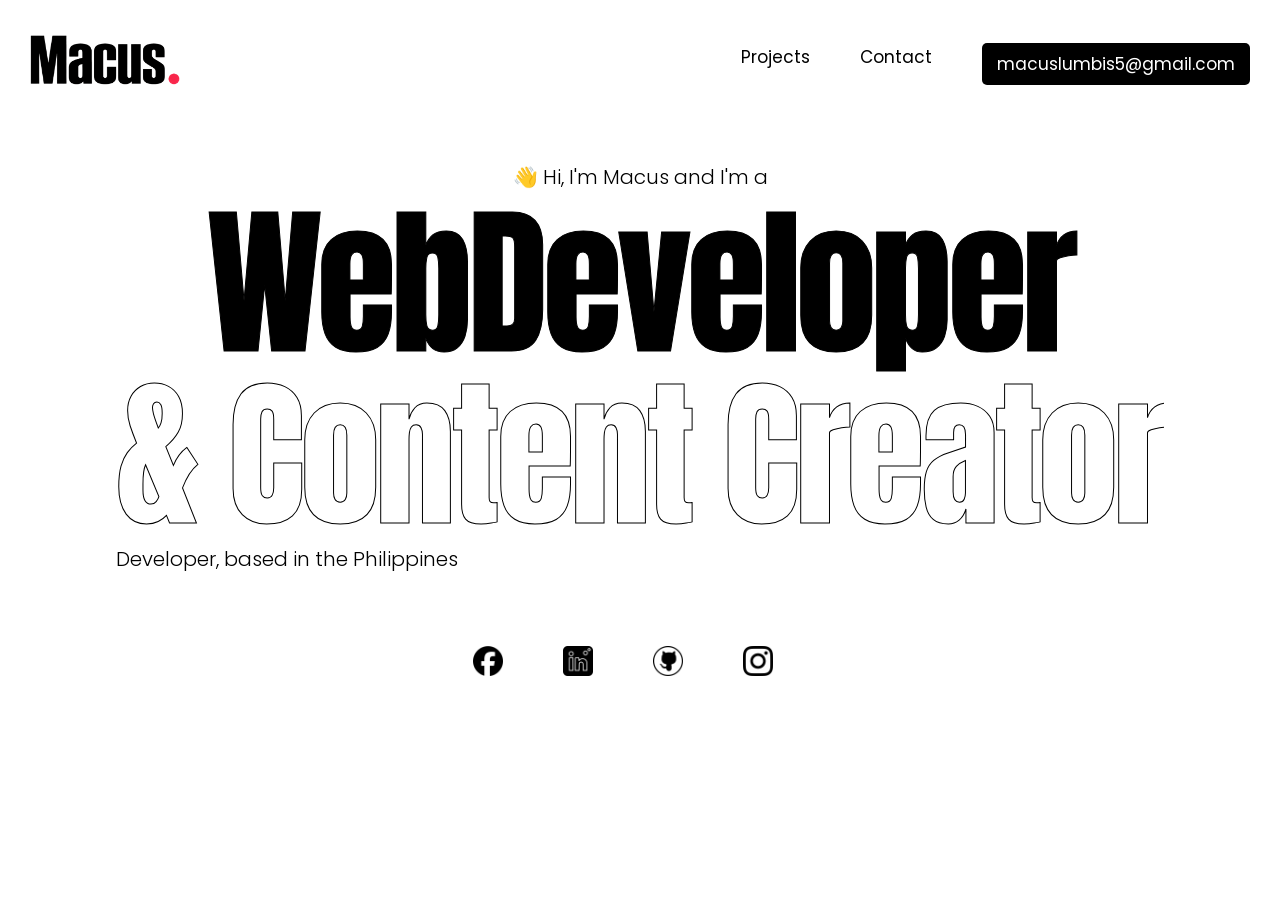
<file: Frontend/index.html>
<!DOCTYPE html>
<html lang="en">
<head>
    <meta charset="UTF-8">
    <meta name="viewport" content="width=device-width, initial-scale=1.0">
    <title>Macus Portfolio</title>

    <link href="https://fonts.googleapis.com/css2?family=Poppins:wght@300;400;600;700&display=swap" rel="stylesheet">
    <link href="https://fonts.googleapis.com/css2?family=Anton&display=swap" rel="stylesheet">
    <link rel="stylesheet" href="style.css">
    <script src="script.js" defer></script>

    <noscript>
        <style>
            .preloader { display: none; }
            body:not(.is-loaded) { overflow: auto; }
            .reveal, .headline-word, main { opacity: 1; transform: none; }
        </style>
    </noscript>
</head>

<body>

    <div class="preloader" aria-hidden="true">
        <div class="preloader-panel preloader-panel--a"></div>
        <div class="preloader-panel preloader-panel--b"></div>
        <span class="preloader-logo"><img src="assets/images/logowhite.png" alt="logo" width="200" height="100"></span>
    </div>

    <nav class="navbar">
        <div class="logo reveal" style="--i:0">
            <a href="index.html" class="logo-link">
                <img src="assets/images/logo.png" alt="logo" width="150" height="50">
            </a>
        </div>

        <ul class="nav-links reveal" style="--i:1">
            <li><a href="projects.html"><span>Projects</span></a></li>
            <li><a href="contact.html"><span>Contact</span></a></li>
            <li><a href="mailto:macuslumbis5@gmail.com" class="email" id="email2">macuslumbis5@gmail.com</a></li>
        </ul>
    </nav>

    <main id="home">
        <section class="hero">
            <p class="hero-hello reveal" style="--i:0">👋 Hi, I'm Macus and I'm a</p>

            <div class="hero-content">
                <h1 class="headline">
                    <span class="headline-line">
                        <a href="#projects" class="headline-word" style="--i:1">WebDeveloper</a>
                    </span>
                    <span class="headline-line">
                        <a href="#projects" class="headline-word" style="--i:2">&amp; Content Creator</a>
                    </span>
                </h1>

                <p class="hero-description reveal" style="--i:3">Developer, based in the Philippines</p>
            </div>
        </section>
    </main>

    <div class="social-links reveal" style="--i:4">
        <a href="https://www.facebook.com/macus.lumbis" target="_blank" rel="noopener noreferrer" aria-label="Facebook">
            <img src="assets/icons/facebook.png" alt="Facebook">
        </a>

        <a href="https://www.linkedin.com/in/macus-lumbis-49733b410" target="_blank" rel="noopener noreferrer" aria-label="LinkedIn">
            <img src="assets/icons/linkedin.png" alt="LinkedIn">
        </a>

        <a href="https://github.com/mojo1117" target="_blank" rel="noopener noreferrer" aria-label="GitHub">
            <img src="assets/icons/github.png" alt="GitHub">
        </a>

        <a href="https://www.instagram.com/mjocatt/" target="_blank" rel="noopener noreferrer" aria-label="Instagram">
            <img src="assets/icons/instagram.png" alt="Instagram">
        </a>
    </div>
    <div class="cursor" aria-hidden="true">
    <div class="cursor__circle">
        <svg viewBox="0 0 24 24" fill="none" stroke="currentColor"
             stroke-width="2.6" stroke-linecap="round" stroke-linejoin="round">
            <path d="M6 18L18 6M8 6h10v10"/>
        </svg>
    </div>
</div>
</div>

</body>
</html>
</file>
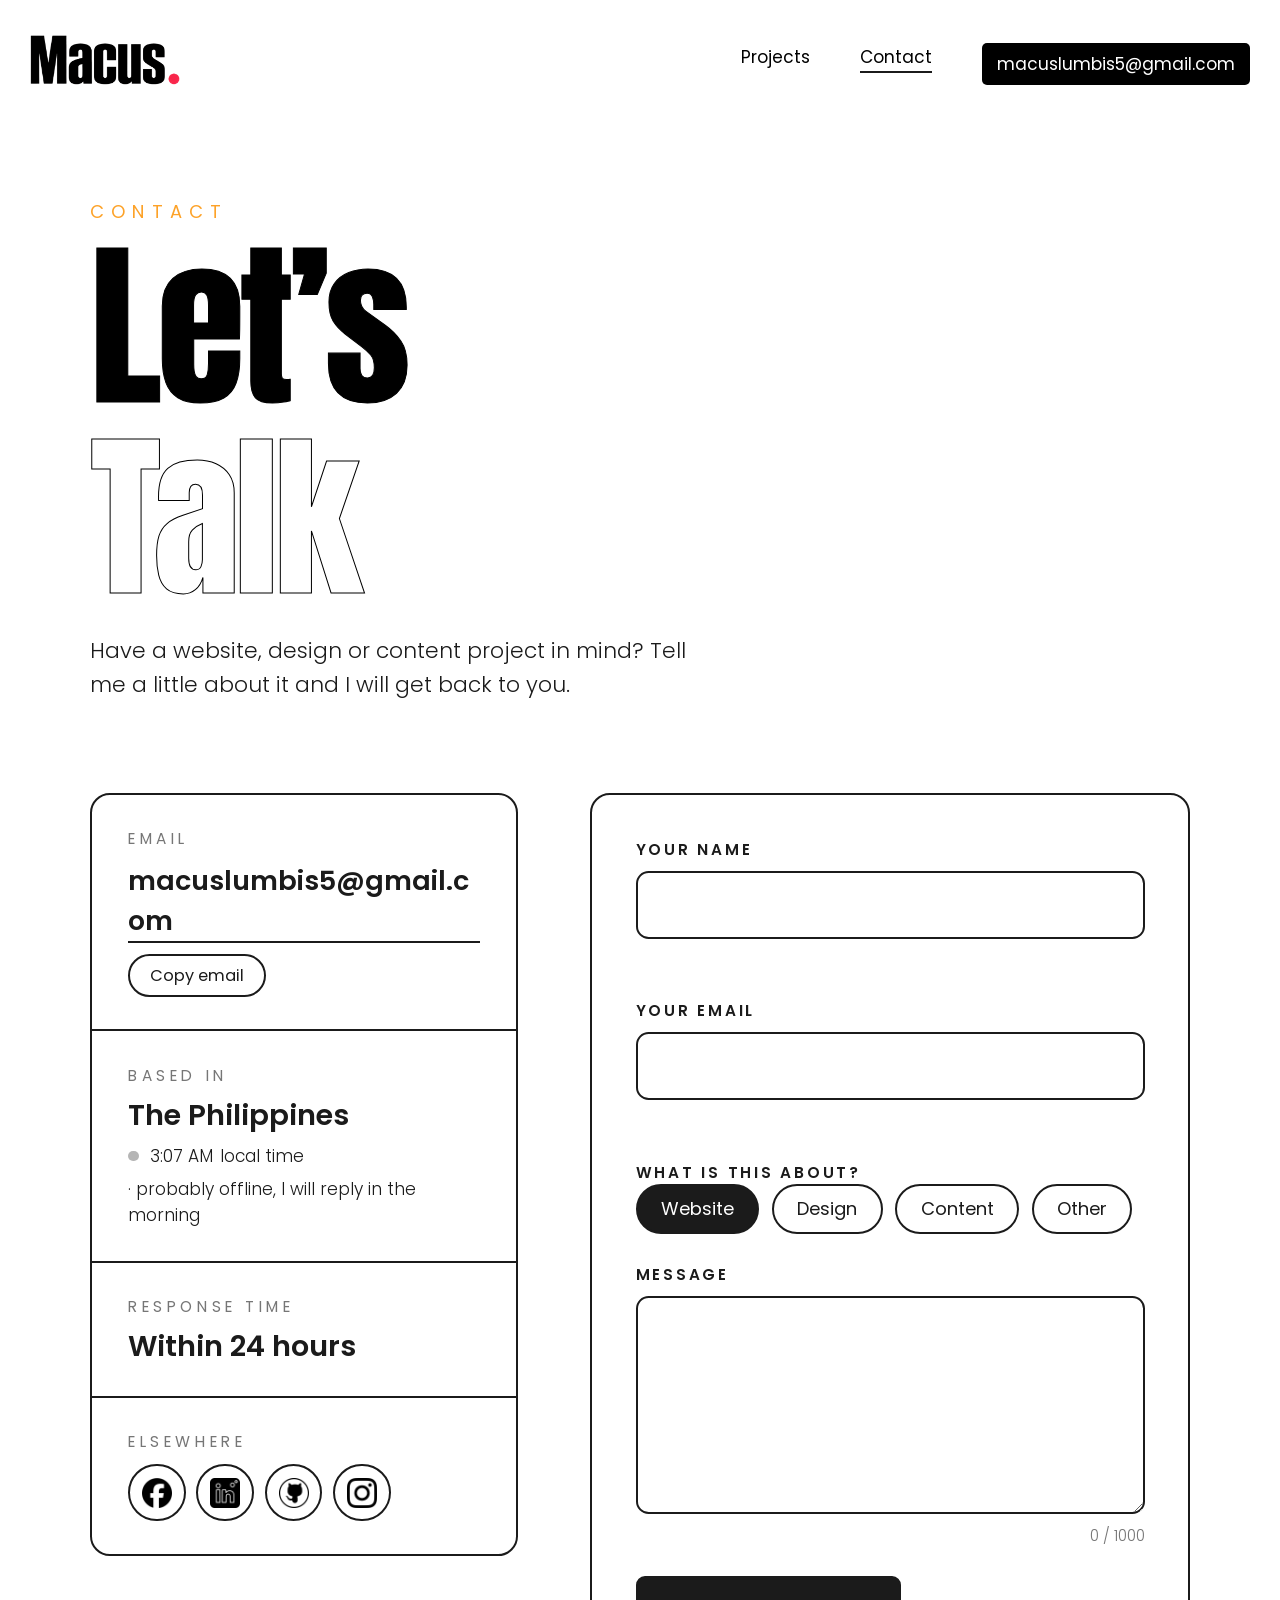
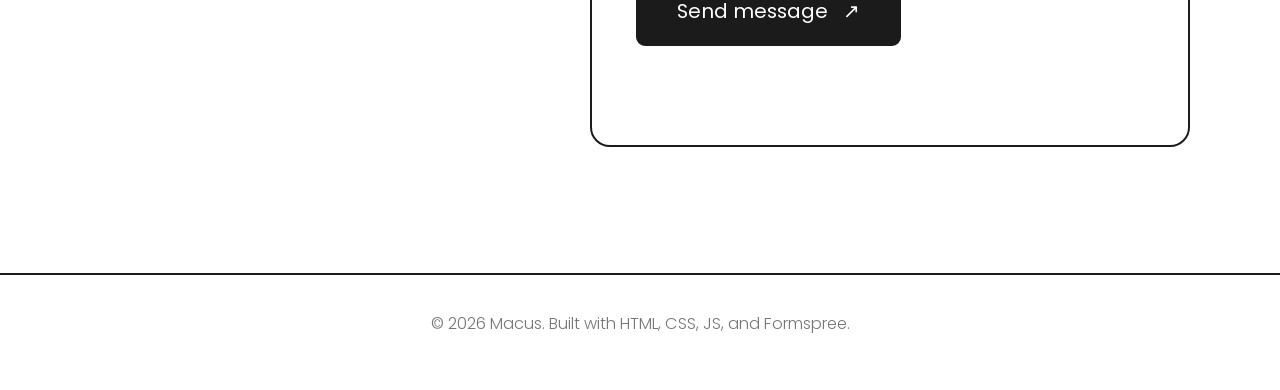
<file: Frontend/contact.html>
<!DOCTYPE html>
<html lang="en">
<head>
    <meta charset="UTF-8">
    <meta name="viewport" content="width=device-width, initial-scale=1.0">
    <title>Contact | Macus Portfolio</title>

    <link href="https://fonts.googleapis.com/css2?family=Poppins:wght@300;400;600;700&display=swap" rel="stylesheet">
    <link href="https://fonts.googleapis.com/css2?family=Anton&display=swap" rel="stylesheet">
    <link rel="stylesheet" href="style.css">
    <link rel="stylesheet" href="contact.css">
    <script src="script.js" defer></script>
    <script src="contact.js" defer></script>

    <noscript>
        <style>
            .preloader { display: none; }
            body:not(.is-loaded) { overflow: auto; }
            .reveal, .headline-word, main { opacity: 1; transform: none; }
        </style>
    </noscript>
</head>

<body>

    <div class="preloader" aria-hidden="true">
        <div class="preloader-panel preloader-panel--a"></div>
        <div class="preloader-panel preloader-panel--b"></div>
        <span class="preloader-logo">Macus</span>
    </div>

    <nav class="navbar">
        <div class="logo reveal" style="--i:0">
            <a href="index.html" class="logo-link">
                <img src="assets/images/logo.png" alt="logo" width="150" height="50">
            </a>
        </div>

        <ul class="nav-links reveal" style="--i:1">
            <li><a href="projects.html"><span>Projects</span></a></li>
            <li><a href="contact.html" aria-current="page"><span>Contact</span></a></li>
            <li><a href="mailto:macuslumbis5@gmail.com" class="email" id="email2">macuslumbis5@gmail.com</a></li>
        </ul>
    </nav>

    <main id="top">
        <header class="contact-head">
            <p class="eyebrow reveal" style="--i:0">Contact</p>

            <h1 class="headline">
                <span class="headline-line">
                    <a href="#form" class="headline-word" style="--i:1">Let&rsquo;s</a>
                </span>
                <span class="headline-line">
                    <a href="#form" class="headline-word" style="--i:2">Talk</a>
                </span>
            </h1>

            <p class="contact-head__intro reveal" style="--i:3">
                Have a website, design or content project in mind? Tell me a little about it and I will get back to you.
            </p>
        </header>

        <section class="contact-grid">
            <aside class="info reveal" style="--i:4" aria-label="Contact details">
                <div class="info__block">
                    <h2 class="info__label">Email</h2>
                    <a class="info__mail" href="mailto:macuslumbis5@gmail.com">macuslumbis5@gmail.com</a>
                    <button class="copy" id="copy" type="button">Copy email</button>
                </div>

                <div class="info__block">
                    <h2 class="info__label">Based in</h2>
                    <p class="info__value">The Philippines</p>
                    <p class="info__small">
                        <span class="dot" id="dot"></span>
                        <span id="clock">--:--</span> local time
                        <span id="availability"></span>
                    </p>
                </div>

                <div class="info__block">
                    <h2 class="info__label">Response time</h2>
                    <p class="info__value">Within 24 hours</p>
                </div>

                <div class="info__block">
                    <h2 class="info__label">Elsewhere</h2>
                    <div class="social-links">
                        <a href="https://www.facebook.com/macus.lumbis" target="_blank" rel="noopener noreferrer" aria-label="Facebook">
                            <img src="assets/icons/facebook.png" alt="Facebook">
                        </a>
                        <a href="https://www.linkedin.com/in/macus-lumbis-49733b410" target="_blank" rel="noopener noreferrer" aria-label="LinkedIn">
                            <img src="assets/icons/linkedin.png" alt="LinkedIn">
                        </a>
                        <a href="https://github.com/mojo1117" target="_blank" rel="noopener noreferrer" aria-label="GitHub">
                            <img src="assets/icons/github.png" alt="GitHub">
                        </a>
                        <a href="https://www.instagram.com/mjocatt/" target="_blank" rel="noopener noreferrer" aria-label="Instagram">
                            <img src="assets/icons/instagram.png" alt="Instagram">
                        </a>
                    </div>
                </div>
            </aside>

            <form class="form reveal" style="--i:5" id="form" novalidate>
                <div class="field">
                    <label for="name">Your name</label>
                    <input id="name" name="name" type="text" autocomplete="name" maxlength="80" required aria-describedby="name-error">
                    <p class="error" id="name-error" aria-live="polite"></p>
                </div>

                <div class="field">
                    <label for="email">Your email</label>
                    <input id="email" name="email" type="email" autocomplete="email" maxlength="120" required aria-describedby="email-error">
                    <p class="error" id="email-error" aria-live="polite"></p>
                </div>

                <fieldset class="field">
                    <legend>What is this about?</legend>
                    <div class="topics">
                        <label class="topic"><input type="radio" name="topic" value="Website" checked><span>Website</span></label>
                        <label class="topic"><input type="radio" name="topic" value="Design"><span>Design</span></label>
                        <label class="topic"><input type="radio" name="topic" value="Content"><span>Content</span></label>
                        <label class="topic"><input type="radio" name="topic" value="Other"><span>Other</span></label>
                    </div>
                </fieldset>

                <div class="field">
                    <label for="message">Message</label>
                    <textarea id="message" name="message" rows="6" maxlength="1000" required aria-describedby="message-error message-count"></textarea>
                    <div class="field__foot">
                        <p class="error" id="message-error" aria-live="polite"></p>
                        <p class="counter" id="message-count">0 / 1000</p>
                    </div>
                </div>

                <div class="honeypot" aria-hidden="true">
                    <label>Leave this field empty
                        <input type="text" name="company" id="company" tabindex="-1" autocomplete="off">
                    </label>
                </div>

                <button class="submit" id="submit" type="submit">
                    <span class="submit__label">Send message</span>
                    <span class="submit__arrow" aria-hidden="true">&nearr;</span>
                </button>

                <p class="status" id="status" role="status" aria-live="polite"></p>
            </form>
        </section>
    </main>

    <footer class="contact-footer">
        <p>&copy; <span id="year"></span> Macus. Built with HTML, CSS, JS, and Formspree.</p>
    </footer>

    <div class="cursor" aria-hidden="true">
        <div class="cursor__circle">
            <svg viewBox="0 0 24 24" fill="none" stroke="currentColor" stroke-width="2.6" stroke-linecap="round" stroke-linejoin="round">
                <path d="M6 18L18 6M8 6h10v10"/>
            </svg>
        </div>
    </div>

</body>
</html>
</file>
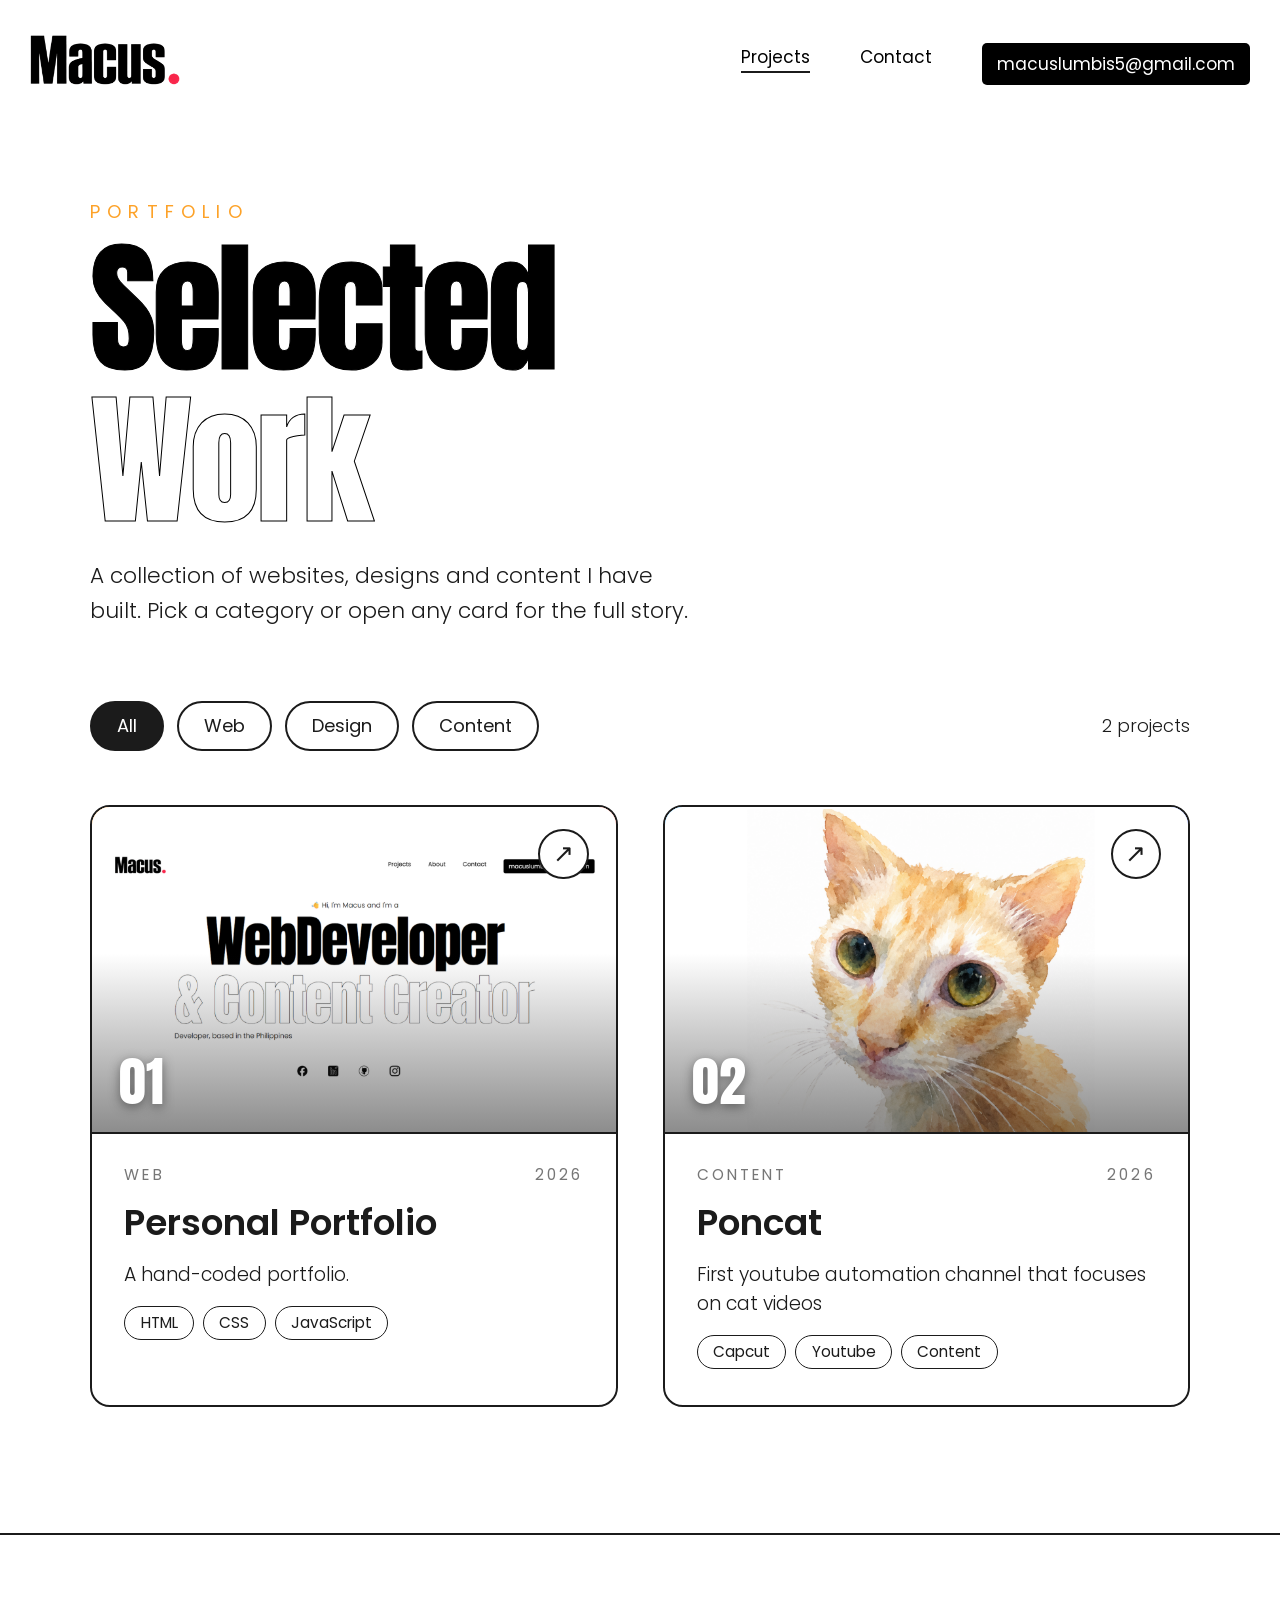
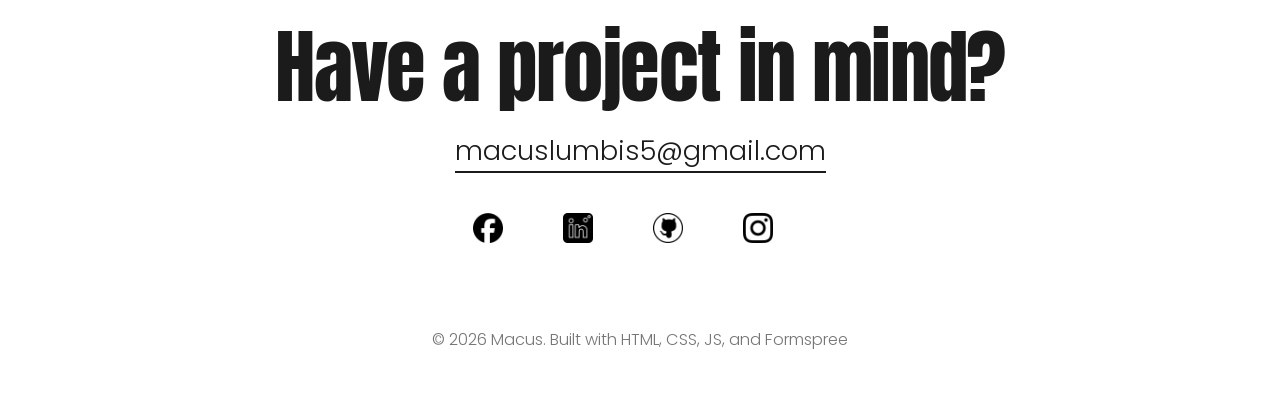
<file: Frontend/projects.html>
<!DOCTYPE html>
<html lang="en">
<head>
    <meta charset="UTF-8">
    <meta name="viewport" content="width=device-width, initial-scale=1.0">
    <title>Projects | Macus Portfolio</title>

    <link href="https://fonts.googleapis.com/css2?family=Poppins:wght@300;400;600;700&display=swap" rel="stylesheet">
    <link href="https://fonts.googleapis.com/css2?family=Anton&display=swap" rel="stylesheet">
    <link rel="stylesheet" href="style.css">
    <link rel="stylesheet" href="projects.css">
    <script src="script.js" defer></script>
    <script src="projects.js" defer></script>

    <noscript>
        <style>
            .preloader { display: none; }
            body:not(.is-loaded) { overflow: auto; }
            .reveal, .headline-word, main { opacity: 1; transform: none; }
        </style>
    </noscript>
</head>

<body>

    <div class="preloader" aria-hidden="true">
        <div class="preloader-panel preloader-panel--a"></div>
        <div class="preloader-panel preloader-panel--b"></div>
        <span class="preloader-logo">Macus</span>
    </div>

    <nav class="navbar">
        <div class="logo reveal" style="--i:0">
            <a href="index.html" class="logo-link">
                <img src="assets/images/logo.png" alt="logo" width="150" height="50">
            </a>
        </div>

        <ul class="nav-links reveal" style="--i:1">
            <li><a href="projects.html" aria-current="page"><span>Projects</span></a></li>
            <li><a href="contact.html"><span>Contact</span></a></li>
            <li><a href="mailto:macuslumbis5@gmail.com" class="email" id="email2">macuslumbis5@gmail.com</a></li>
        </ul>
    </nav>

    <main id="top">
        <header class="page-head">
            <p class="eyebrow reveal" style="--i:0">Portfolio</p>

            <h1 class="headline">
                <span class="headline-line">
                    <a href="#projects" class="headline-word" style="--i:1">Selected</a>
                </span>
                <span class="headline-line">
                    <a href="#projects" class="headline-word" style="--i:2">Work</a>
                </span>
            </h1>

            <p class="page-head__intro reveal" style="--i:3">
                A collection of websites, designs and content I have built. Pick a category or open any card for the full story.
            </p>
        </header>

        <div class="toolbar reveal" style="--i:4">
            <div class="filters" role="group" aria-label="Filter projects">
                <button class="filter is-active" type="button" data-filter="all" aria-pressed="true">All</button>
                <button class="filter" type="button" data-filter="web" aria-pressed="false">Web</button>
                <button class="filter" type="button" data-filter="design" aria-pressed="false">Design</button>
                <button class="filter" type="button" data-filter="content" aria-pressed="false">Content</button>
            </div>
            <p class="count" id="count" aria-live="polite"></p>
        </div>

        <section class="projects" id="projects" aria-label="Projects">
            <div class="grid" id="grid"></div>
            <noscript><p class="noscript">Please enable JavaScript to view the projects.</p></noscript>
        </section>
    </main>

    <footer class="footer" id="contact">
        <p class="footer__lead">Have a project in mind?</p>
        <a class="footer__mail" href="mailto:macuslumbis5@gmail.com">macuslumbis5@gmail.com</a>

        <div class="social-links">
            <a href="https://www.facebook.com/macus.lumbis" target="_blank" rel="noopener noreferrer" aria-label="Facebook">
                <img src="assets/icons/facebook.png" alt="Facebook">
            </a>
            <a href="https://www.linkedin.com/in/macus-lumbis-49733b410" target="_blank" rel="noopener noreferrer" aria-label="LinkedIn">
                <img src="assets/icons/linkedin.png" alt="LinkedIn">
            </a>
            <a href="https://github.com/mojo1117" target="_blank" rel="noopener noreferrer" aria-label="GitHub">
                <img src="assets/icons/github.png" alt="GitHub">
            </a>
            <a href="https://www.instagram.com/mjocatt/" target="_blank" rel="noopener noreferrer" aria-label="Instagram">
                <img src="assets/icons/instagram.png" alt="Instagram">
            </a>
        </div>

        <p class="footer__small">&copy; <span id="year"></span> Macus. Built with HTML, CSS, JS, and Formspree</p>
    </footer>

    <dialog class="modal" id="modal" aria-labelledby="modal-title">
        <div class="modal__panel">
            <button class="modal__close" id="modal-close" type="button" aria-label="Close">&times;</button>
            <div class="modal__media" id="modal-media"></div>
            <div class="modal__body">
                <p class="modal__meta" id="modal-meta"></p>
                <h2 class="modal__title" id="modal-title"></h2>
                <p class="modal__text" id="modal-text"></p>
                <ul class="chips" id="modal-stack"></ul>
                <div class="modal__links" id="modal-links"></div>
            </div>
        </div>
    </dialog>

    <div class="cursor" aria-hidden="true">
        <div class="cursor__circle">
            <svg viewBox="0 0 24 24" fill="none" stroke="currentColor" stroke-width="2.6" stroke-linecap="round" stroke-linejoin="round">
                <path d="M6 18L18 6M8 6h10v10"/>
            </svg>
        </div>
    </div>

</body>
</html>
</file>
<file: Frontend/style.css>
* {
    margin: 0;
    padding: 0;
    box-sizing: border-box;
}

html {
    font-size: clamp(12px, 1.5vw, 18px);
}

body {
    font-family: 'Poppins', sans-serif;
}



.navbar {
    position: fixed;
    inset: 0 0 auto 0;
    z-index: 100;

    display: flex;
    justify-content: space-between;
    align-items: center;

    width: 100%;
    max-width: 1460px;
    margin-top: 20px;
    padding: 15px 30px;

    left: 50%;
    transform: translateX(-50%);
}

.nav-links {
    display: flex;
    list-style: none;
    gap: 50px;
}

.nav-links a {
    display: inline-block;
    color: black;
    text-decoration: none;
    font-size: 17px;
}

.nav-links a span {
    display: inline-block;
    transition: transform 0.3s ease;
}

.nav-links a:hover span {
    transform: translateY(-5px);
}

#email2 {
    color: white;
    border-radius: 5px;
    padding: 8px 15px;
    background-color: black;
    transition: padding .3s, box-shadow .3s;
}

#email2:hover {
    padding-left: 2rem;
    padding-right: 2rem;
    box-shadow: 0 1rem 2rem rgba(27, 27, 27, .15);
}



.hero {
    min-height: 70vh;
    padding: 9rem 5rem 4rem;
    display: flex;
    flex-direction: column;
    justify-content: center;
    align-items: center;
}

.hero-hello,
.hero-description {
    font-size: 20px;
    font-weight: 300;
}

.hero-hello {
    align-self: stretch;
    text-align: center;
}

.hero-description {
    width: 100%;
    text-align: left;
}

.headline {
    font-family: 'Anton', sans-serif;
    width: 100%;
    position: relative;
    font-size: 9rem;
    font-weight: 500;
    line-height: 1;
    letter-spacing: -0.03em;
    margin: .5rem 0;
    text-align: center;
}

.headline-word {
    display: block;
    font-size: inherit;
    font-family: inherit;
    font-weight: inherit;
    line-height: inherit;
    color: black;
    -webkit-text-stroke: 1px black;
    text-decoration: none;
}


.headline:has(.headline-word:hover) .headline-word:not(:hover),
.headline:has(.headline-word:focus-visible) .headline-word:not(:focus-visible) {
    color: transparent;
}


.headline-line:nth-child(2) .headline-word {
    color: transparent;
}

.headline-line:nth-child(2) .headline-word:hover {
    color: black;
}



.social-links {
    display: flex;
    justify-content: center;
    align-items: center;
    gap: 25px;
    margin-top: 0;
}

.social-links a {
    display: block;
    width: 65px;
    height: 65px;
    flex-shrink: 0;
    transition: transform 0.3s ease;
}

.social-links img {
    display: block;
    width: 30px;
    height: 30px;
    object-fit: contain;
}

.social-links a:hover {
    transform: translateY(-5px) scale(1.05);
}

@media (max-width: 600px) {
    .social-links {
        gap: 15px;
    }

    .social-links a {
        width: 45px;
        height: 45px;
    }
}



:root {
    --ease: cubic-bezier(.77, 0, .175, 1);
    --start: 1.2s;
}


body:not(.is-loaded) {
    overflow: hidden;
}


.preloader {
    position: fixed;
    inset: 0;
    z-index: 1000;
}

.preloader-panel {
    position: absolute;
    inset: 0;
    background: black;
    transition: transform 1.4s var(--ease) .5s;
}

.preloader-panel--a {
    clip-path: polygon(0 0, calc(100% + 2px) 0, 0 calc(100% + 2px));
}

.preloader-panel--b {
    clip-path: polygon(100% 0, 100% 100%, 0 100%);
}

.preloader-logo {
    position: absolute;
    left: 90%;
    top: 90%;
    translate: -50% -50%;
   
    transition: transform .9s var(--ease) .5s, opacity .6s ease .5s;
}

.is-loaded .preloader-panel--a {
    transform: translate(-100%, -100%);
}

.is-loaded .preloader-panel--b {
    transform: translate(100%, 100%);
}

.is-loaded .preloader-logo {
    transform: translateY(200%);
    opacity: 0;
}

.is-loaded .preloader {
    visibility: hidden;
    transition: visibility 0s linear 2s;
}


main {
    transform: translateY(40px);
    transition: transform 1.4s var(--ease) .5s;
}

.is-loaded main {
    transform: none;
}


.reveal {
    opacity: 0;
    transform: translateY(1.5rem);
    transition: opacity .9s ease, transform 1.1s var(--ease);
    transition-delay: calc(var(--start) + var(--i, 0) * .12s);
}

.is-loaded .reveal {
    opacity: 1;
    transform: none;
}


.headline-line {
    display: block;
    overflow: hidden;
    padding-block: .06em;
    margin-block: -.06em;
}

.headline-word {
    transform: translateY(110%);
    transition:
        color .4s ease,
        transform 1.2s var(--ease) calc(var(--start) + var(--i, 0) * .12s);
}

.is-loaded .headline-word {
    transform: none;
}


@media (prefers-reduced-motion: reduce) {
    .preloader { display: none; }
    body:not(.is-loaded) { overflow: auto; }
    main, .reveal, .headline-word {
        opacity: 1;
        transform: none;
        transition: none;
    }
}



.cursor {
    position: fixed;
    top: 0;
    left: 0;
    width: 0;
    height: 0;
    z-index: 9999;
    pointer-events: none;
}

.cursor__circle {
    position: absolute;
    top: -2.75rem;               
    left: -2.75rem;              
    width: 5.5rem;
    height: 5.5rem;
    display: grid;
    place-items: center;
    background: white;
    color: #1b1b1b;              
    border: .3rem solid #1b1b1b;
    border-radius: 50%;
    scale: 0;                   
    transition: scale .45s var(--ease);
}

.cursor.is-active .cursor__circle {
    scale: 1;
}

.cursor__circle svg {
    width: 45%;
    height: 45%;
}

/* only on devices with a real mouse */
@media (hover: hover) and (pointer: fine) {
    .headline-word {
        cursor: none;            
    }
}

@media (hover: none), (pointer: coarse) {
    .cursor { display: none; }
}
</file>
<file: Frontend/contact.css>
:root {
    --ink: #1b1b1b;
    --accent: #fda228;
    --danger: #d92b5a;
    --ok: #0f8b7f;
}

body {
    background: #fff;
    color: var(--ink);
}

.navbar {
    transition: background .3s ease, box-shadow .3s ease;
}

.navbar.is-scrolled {
    background: rgba(255, 255, 255, .82);
    -webkit-backdrop-filter: blur(12px);
    backdrop-filter: blur(12px);
    border-radius: 1rem;
    box-shadow: 0 .5rem 2rem rgba(27, 27, 27, .08);
}

.nav-links a[aria-current="page"] span {
    border-bottom: 2px solid var(--ink);
    padding-bottom: .1rem;
}

.contact-head {
    max-width: 1460px;
    margin: 0 auto;
    padding: 11rem 5rem 2rem;
}

.eyebrow {
    font-size: 1rem;
    font-weight: 400;
    letter-spacing: .4em;
    text-transform: uppercase;
    color: var(--accent);
}

.contact-head .headline {
    font-size: 10rem;
    text-align: left;
    margin: .6rem 0 1.5rem;
}

.contact-head__intro {
    max-width: 34rem;
    font-size: 1.2rem;
    font-weight: 300;
    line-height: 1.6;
}

.contact-grid {
    max-width: 1460px;
    margin: 0 auto;
    padding: 3rem 5rem 7rem;
    display: grid;
    grid-template-columns: minmax(0, 1fr) minmax(0, 1.4fr);
    gap: 4rem;
    align-items: start;
}

.info {
    border: 2px solid var(--ink);
    border-radius: 1.1rem;
    overflow: hidden;
}

.info__block {
    display: flex;
    flex-direction: column;
    align-items: flex-start;
    gap: .6rem;
    padding: 1.8rem 2rem;
    border-bottom: 2px solid var(--ink);
}

.info__block:last-child {
    border-bottom: 0;
}

.info__label {
    font-size: .85rem;
    font-weight: 400;
    letter-spacing: .3em;
    text-transform: uppercase;
    color: rgba(27, 27, 27, .6);
}

.info__mail {
    font-size: 1.5rem;
    font-weight: 600;
    color: var(--ink);
    text-decoration: none;
    word-break: break-all;
    border-bottom: 2px solid var(--ink);
    transition: color .3s ease, border-color .3s ease;
}

.info__mail:hover {
    color: var(--accent);
    border-color: var(--accent);
}

.info__value {
    font-size: 1.6rem;
    font-weight: 600;
    line-height: 1.2;
}

.info__small {
    display: flex;
    flex-wrap: wrap;
    align-items: center;
    gap: .4rem;
    font-size: .95rem;
    font-weight: 300;
}

.dot {
    width: .6rem;
    height: .6rem;
    margin-right: .2rem;
    border-radius: 50%;
    background: #b5b5b5;
}

.dot.is-online {
    background: #2ec45a;
    box-shadow: 0 0 0 .3rem rgba(46, 196, 90, .25);
}

.copy {
    font: inherit;
    font-size: .9rem;
    padding: .4rem 1.1rem;
    color: var(--ink);
    background: transparent;
    border: 2px solid var(--ink);
    border-radius: 999px;
    cursor: pointer;
    transition: background .3s ease, color .3s ease, transform .3s var(--ease);
}

.copy:hover {
    background: var(--ink);
    color: #fff;
    transform: translateY(-2px);
}

.info .social-links {
    justify-content: flex-start;
    gap: .6rem;
}

.info .social-links a {
    width: 3.2rem;
    height: 3.2rem;
    display: grid;
    place-items: center;
    border: 2px solid var(--ink);
    border-radius: 50%;
}

.form {
    display: flex;
    flex-direction: column;
    gap: 1.6rem;
    padding: 2.4rem;
    border: 2px solid var(--ink);
    border-radius: 1.1rem;
    background: #fff;
}

.field {
    display: flex;
    flex-direction: column;
    gap: .55rem;
    min-width: 0;
    border: 0;
    padding: 0;
}

.field > label,
.field > legend {
    font-size: .85rem;
    font-weight: 600;
    letter-spacing: .18em;
    text-transform: uppercase;
}

.field input[type="text"],
.field input[type="email"],
.field textarea {
    width: 100%;
    font: inherit;
    font-size: 1.1rem;
    padding: .95rem 1.1rem;
    color: var(--ink);
    background: #fff;
    border: 2px solid var(--ink);
    border-radius: .7rem;
    transition: box-shadow .3s ease, border-color .3s ease;
}

.field textarea {
    min-height: 9rem;
    resize: vertical;
}

.field input:focus,
.field textarea:focus {
    outline: none;
    box-shadow: 0 0 0 4px rgba(253, 162, 40, .5);
}

.field [aria-invalid="true"] {
    border-color: var(--danger);
}

.field__foot {
    display: flex;
    justify-content: space-between;
    align-items: flex-start;
    gap: 1rem;
}

.error {
    min-height: 1.2rem;
    font-size: .9rem;
    font-weight: 400;
    color: var(--danger);
}

.counter {
    flex-shrink: 0;
    font-size: .85rem;
    font-weight: 300;
    color: rgba(27, 27, 27, .6);
}

.topics {
    display: flex;
    flex-wrap: wrap;
    gap: .7rem;
}

.topic {
    position: relative;
}

.topic input {
    position: absolute;
    inset: 0;
    width: 100%;
    height: 100%;
    margin: 0;
    opacity: 0;
    cursor: pointer;
}

.topic span {
    display: inline-block;
    padding: .55rem 1.3rem;
    font-size: 1rem;
    border: 2px solid var(--ink);
    border-radius: 999px;
    transition: background .3s ease, color .3s ease, transform .3s var(--ease);
}

.topic:hover span {
    transform: translateY(-3px);
}

.topic input:checked + span {
    background: var(--ink);
    color: #fff;
}

.topic input:focus-visible + span {
    outline: 3px solid var(--accent);
    outline-offset: 3px;
}

.honeypot {
    position: absolute;
    left: -9999px;
    width: 1px;
    height: 1px;
    overflow: hidden;
}

.submit {
    display: inline-flex;
    align-items: center;
    justify-content: center;
    gap: .8rem;
    align-self: flex-start;
    font: inherit;
    font-size: 1.1rem;
    padding: 1rem 2.2rem;
    color: #fff;
    background: var(--ink);
    border: 2px solid var(--ink);
    border-radius: .5rem;
    cursor: pointer;
    transition: padding .3s ease, box-shadow .3s ease, opacity .3s ease;
}

.submit:hover:not(:disabled) {
    padding-left: 2.8rem;
    padding-right: 2.8rem;
    box-shadow: 0 1rem 2rem rgba(27, 27, 27, .15);
}

.submit:focus-visible {
    outline: 3px solid var(--accent);
    outline-offset: 3px;
}

.submit:disabled {
    opacity: .6;
    cursor: progress;
}

.submit__arrow {
    display: inline-block;
    transition: transform .4s var(--ease);
}

.submit:hover:not(:disabled) .submit__arrow {
    transform: translate(.2rem, -.2rem);
}

.status {
    min-height: 1.5rem;
    font-size: 1rem;
    line-height: 1.5;
}

.status.is-success {
    color: var(--ok);
    font-weight: 600;
}

.status.is-error {
    color: var(--danger);
    font-weight: 600;
}

.contact-footer {
    max-width: 1460px;
    margin: 0 auto;
    padding: 2rem 5rem 3rem;
    border-top: 2px solid var(--ink);
    text-align: center;
    font-size: .9rem;
    font-weight: 300;
    color: rgba(27, 27, 27, .6);
}

@media (max-width: 900px) {
    .contact-head,
    .contact-grid,
    .contact-footer {
        padding-left: 1.5rem;
        padding-right: 1.5rem;
    }

    .contact-head .headline {
        font-size: 6.5rem;
    }

    .contact-grid {
        grid-template-columns: 1fr;
        gap: 2.5rem;
    }
}

@media (max-width: 700px) {
    .nav-links li:not(:last-child) {
        display: none;
    }

    .form {
        padding: 1.5rem;
    }

    .info__block {
        padding: 1.4rem;
    }
}
</file>
<file: Frontend/projects.css>
:root {
    --ink: #1b1b1b;
    --accent: #fda228;
    --line: rgba(27, 27, 27, .16);
}

body {
    background: #fff;
    color: var(--ink);
}

body.modal-open {
    overflow: hidden;
}


.navbar {
    position: fixed;
    transition: background .3s ease, box-shadow .3s ease;
}



.navbar.is-scrolled {
    
    background: rgba(255, 255, 255, .82);
    -webkit-backdrop-filter: blur(12px);
    backdrop-filter: blur(12px);
    border-radius: 1rem;
    box-shadow: 0 .5rem 2rem rgba(27, 27, 27, .08);
}

.nav-links a[aria-current="page"] span {
    border-bottom: 2px solid var(--ink);
    padding-bottom: .1rem;
}

.page-head {
    max-width: 1460px;
    margin: 0 auto;
    padding: 11rem 5rem 2rem;
}

.eyebrow {
    font-size: 1rem;
    font-weight: 400;
    letter-spacing: .4em;
    text-transform: uppercase;
    color: var(--accent);
}

.page-head .headline {
    font-size: 8rem;
    text-align: left;
    margin: .6rem 0 1.5rem;
}

.page-head__intro {
    max-width: 34rem;
    font-size: 1.2rem;
    font-weight: 300;
    line-height: 1.6;
}

.toolbar {
    max-width: 1460px;
    margin: 0 auto;
    padding: 2rem 5rem;
    display: flex;
    justify-content: space-between;
    align-items: center;
    flex-wrap: wrap;
    gap: 1.5rem;
}

.filters {
    display: flex;
    flex-wrap: wrap;
    gap: .7rem;
}

.filter {
    font: inherit;
    font-size: 1rem;
    padding: .55rem 1.4rem;
    border: 2px solid var(--ink);
    border-radius: 999px;
    background: transparent;
    color: var(--ink);
    cursor: pointer;
    transition: background .3s ease, color .3s ease, transform .3s var(--ease);
}

.filter:hover {
    transform: translateY(-3px);
}

.filter.is-active {
    background: var(--ink);
    color: #fff;
}

.filter:focus-visible,
.modal__close:focus-visible,
.btn:focus-visible {
    outline: 3px solid var(--accent);
    outline-offset: 3px;
}

.count {
    font-size: 1rem;
    font-weight: 300;
}

.projects {
    max-width: 1460px;
    margin: 0 auto;
    padding: 1rem 5rem 7rem;
}

.grid {
    --base: .9s;
    display: grid;
    grid-template-columns: repeat(2, minmax(0, 1fr));
    gap: 2.5rem;
    transition: opacity .25s ease;
}

.grid.is-swapping {
    opacity: 0;
}

.noscript {
    padding: 3rem 0;
    text-align: center;
}

.project-card {
    position: relative;
    display: flex;
    flex-direction: column;
    background: #fff;
    border: 2px solid var(--ink);
    border-radius: 1.1rem;
    overflow: hidden;
    opacity: 0;
    transition: transform .6s var(--ease), box-shadow .5s ease;
}

.project-card.is-visible {
    opacity: 1;
    animation: cardIn 1s var(--ease) backwards;
    animation-delay: calc(var(--base) + var(--d, 0) * .08s);
}

.project-card.is-visible:hover {
    transform: translateY(-.6rem);
    box-shadow: 0 1.5rem 3rem rgba(27, 27, 27, .14);
}

@keyframes cardIn {
    from {
        opacity: 0;
        transform: translateY(2.5rem);
    }
    to {
        opacity: 1;
        transform: none;
    }
}

.project-card__media {
    position: relative;
    display: flex;
    align-items: flex-end;
    aspect-ratio: 16 / 10;
    padding: 1.5rem;
    background: linear-gradient(135deg, var(--c1), var(--c2));
    border-bottom: 2px solid var(--ink);
    overflow: hidden;
}

.project-card__media::after {
    content: "";
    position: absolute;
    inset: 0;
    background: radial-gradient(circle at 80% 20%, rgba(255, 255, 255, .4), transparent 55%);
    transition: transform .9s var(--ease);
}

.project-card:hover .project-card__media::after {
    transform: scale(1.3);
}

.project-card__num {
    position: relative;
    z-index: 1;
    font-family: 'Anton', sans-serif;
    font-size: 7rem;
    line-height: .9;
    color: transparent;
    -webkit-text-stroke: 2px var(--ink);
    transition: color .4s ease;
}

.project-card:hover .project-card__num {
    color: var(--ink);
}

.project-card__arrow {
    position: absolute;
    top: 1.2rem;
    right: 1.5rem;
    z-index: 1;
    font-size: 2.2rem;
    line-height: 1;
    transition: transform .5s var(--ease);
}

.project-card:hover .project-card__arrow {
    transform: translate(.35rem, -.35rem);
}

.project-card__body {
    display: flex;
    flex-direction: column;
    gap: .9rem;
    padding: 1.6rem 1.8rem 2rem;
}

.project-card__meta {
    display: flex;
    justify-content: space-between;
    font-size: .85rem;
    font-weight: 400;
    letter-spacing: .2em;
    text-transform: uppercase;
    color: rgba(27, 27, 27, .6);
}

.project-card__title {
    font-size: 2rem;
    font-weight: 600;
    line-height: 1.15;
}

.project-card__summary {
    font-size: 1.05rem;
    font-weight: 300;
    line-height: 1.55;
}

.chips {
    display: flex;
    flex-wrap: wrap;
    gap: .5rem;
    list-style: none;
}

.chips li {
    padding: .25rem .85rem;
    border: 1px solid var(--ink);
    border-radius: 999px;
    font-size: .85rem;
    font-weight: 400;
}

.project-card__open {
    position: absolute;
    inset: 0;
    z-index: 2;
    background: transparent;
    border: 0;
    border-radius: inherit;
    cursor: pointer;
}

.project-card__open:focus-visible {
    outline: 3px solid var(--accent);
    outline-offset: -3px;
}

@media (hover: hover) and (pointer: fine) {
    .project-card,
    .project-card__open {
        cursor: none;
    }
}

.footer {
    max-width: 1460px;
    margin: 0 auto;
    padding: 5rem 5rem 3rem;
    border-top: 2px solid var(--ink);
    display: flex;
    flex-direction: column;
    align-items: center;
    text-align: center;
    gap: 1.2rem;
}

.footer__lead {
    font-family: 'Anton', sans-serif;
    font-size: 4.5rem;
    line-height: 1.05;
    letter-spacing: -.02em;
}

.footer__mail {
    font-size: 1.5rem;
    font-weight: 300;
    color: var(--ink);
    text-decoration: none;
    border-bottom: 2px solid var(--ink);
    transition: color .3s ease, border-color .3s ease;
}

.footer__mail:hover {
    color: var(--accent);
    border-color: var(--accent);
}

.footer .social-links {
    margin-top: 1rem;
}

.footer__small {
    margin-top: 1.5rem;
    font-size: .9rem;
    font-weight: 300;
    color: rgba(27, 27, 27, .6);
}

.modal {
    position: fixed;
    inset: 0;
    width: 100%;
    height: 100%;
    max-width: none;
    max-height: none;
    margin: 0;
    padding: 1.5rem;
    border: 0;
    background: transparent;
    overflow: auto;
}

.modal[open] {
    display: grid;
    place-items: center;
}

.modal::backdrop {
    background: rgba(27, 27, 27, .72);
    -webkit-backdrop-filter: blur(6px);
    backdrop-filter: blur(6px);
}

.modal[open]::backdrop {
    animation: fadeIn .4s ease;
}

.modal[open] .modal__panel {
    animation: panelIn .6s var(--ease);
}

@keyframes fadeIn {
    from { opacity: 0; }
    to { opacity: 1; }
}

@keyframes panelIn {
    from {
        opacity: 0;
        transform: translateY(2.5rem) scale(.97);
    }
    to {
        opacity: 1;
        transform: none;
    }
}

.modal__panel {
    position: relative;
    width: min(56rem, 100%);
    max-height: calc(100vh - 3rem);
    overflow-y: auto;
    background: #fff;
    border: 2px solid var(--ink);
    border-radius: 1.1rem;
    font-size: 1rem;
}

.modal__close {
    position: absolute;
    top: 1rem;
    right: 1rem;
    z-index: 3;
    width: 3rem;
    height: 3rem;
    display: grid;
    place-items: center;
    padding-bottom: .2rem;
    font-size: 2rem;
    line-height: 1;
    color: var(--ink);
    background: #fff;
    border: 2px solid var(--ink);
    border-radius: 50%;
    cursor: pointer;
    transition: transform .4s var(--ease), background .3s ease, color .3s ease;
}

.modal__close:hover {
    transform: rotate(90deg);
    background: var(--ink);
    color: #fff;
}

.modal__media {
    display: flex;
    align-items: flex-end;
    min-height: 14rem;
    padding: 1.5rem 2rem;
    background: linear-gradient(135deg, var(--c1), var(--c2));
    border-bottom: 2px solid var(--ink);
    font-family: 'Anton', sans-serif;
    font-size: 9rem;
    line-height: .85;
    color: transparent;
    -webkit-text-stroke: 2px var(--ink);
}

.modal__body {
    display: flex;
    flex-direction: column;
    gap: 1.1rem;
    padding: 2rem 2.2rem 2.4rem;
}

.modal__meta {
    font-size: .9rem;
    letter-spacing: .2em;
    text-transform: uppercase;
    color: rgba(27, 27, 27, .6);
}

.modal__title {
    font-family: 'Anton', sans-serif;
    font-size: 3.4rem;
    font-weight: 500;
    line-height: 1.05;
}

.modal__text {
    max-width: 42rem;
    font-size: 1.1rem;
    font-weight: 300;
    line-height: 1.65;
}

.modal__links {
    display: flex;
    flex-wrap: wrap;
    align-items: center;
    gap: 1rem;
    margin-top: .6rem;
}

.modal__soon {
    font-size: 1rem;
    font-weight: 300;
    color: rgba(27, 27, 27, .6);
}

.btn {
    display: inline-block;
    padding: .75rem 1.8rem;
    font-size: 1rem;
    font-weight: 400;
    color: #fff;
    text-decoration: none;
    background: var(--ink);
    border: 2px solid var(--ink);
    border-radius: .4rem;
    transition: padding .3s ease, box-shadow .3s ease;
}

.btn:hover {
    padding-left: 2.4rem;
    padding-right: 2.4rem;
    box-shadow: 0 1rem 2rem rgba(27, 27, 27, .15);
}

.btn--ghost {
    color: var(--ink);
    background: transparent;
}

@media (max-width: 900px) {
    .page-head,
    .toolbar,
    .projects,
    .footer {
        padding-left: 1.5rem;
        padding-right: 1.5rem;
    }

    .grid {
        grid-template-columns: 1fr;
    }

    .page-head .headline {
        font-size: 5.5rem;
    }

    .footer__lead {
        font-size: 3rem;
    }
}

@media (max-width: 700px) {
    .nav-links li:not(:last-child) {
        display: none;
    }

    .project-card__num {
        font-size: 5rem;
    }

    .modal__media {
        min-height: 9rem;
        font-size: 6rem;
    }

    .modal__title {
        font-size: 2.4rem;
    }

    .modal__body {
        padding: 1.5rem;
    }
}

@media (prefers-reduced-motion: reduce) {
    .project-card,
    .project-card.is-visible {
        opacity: 1;
        animation: none;
        transition: none;
    }

    .modal[open] .modal__panel,
    .modal[open]::backdrop {
        animation: none;
    }
}

.project-card__img {
    position: absolute;
    inset: 0;
    width: 100%;
    height: 100%;
    object-fit: cover;
    transition: transform 1.1s var(--ease);
}

.project-card:hover .project-card__img {
    transform: scale(1.07);
}

.project-card__media.has-image::after {
    background: linear-gradient(to top, rgba(27, 27, 27, .5), transparent 55%);
}

.project-card:hover .project-card__media.has-image::after {
    transform: none;
}

.project-card__media.has-image .project-card__num {
    font-size: 3rem;
    color: #fff;
    -webkit-text-stroke: 0;
    text-shadow: 0 .15rem .6rem rgba(27, 27, 27, .5);
}

.project-card__media.has-image .project-card__arrow {
    display: grid;
    place-items: center;
    width: 2.8rem;
    height: 2.8rem;
    font-size: 1.4rem;
    background: #fff;
    border: 2px solid var(--ink);
    border-radius: 50%;
}

.modal__media.has-image {
    min-height: 22rem;
    background: var(--img) center / cover no-repeat, linear-gradient(135deg, var(--c1), var(--c2));
    font-size: 3rem;
    color: #fff;
    -webkit-text-stroke: 0;
    text-shadow: 0 .15rem .6rem rgba(27, 27, 27, .5);
}

@media (max-width: 700px) {
    .modal__media.has-image {
        min-height: 13rem;
    }
}
</file>
